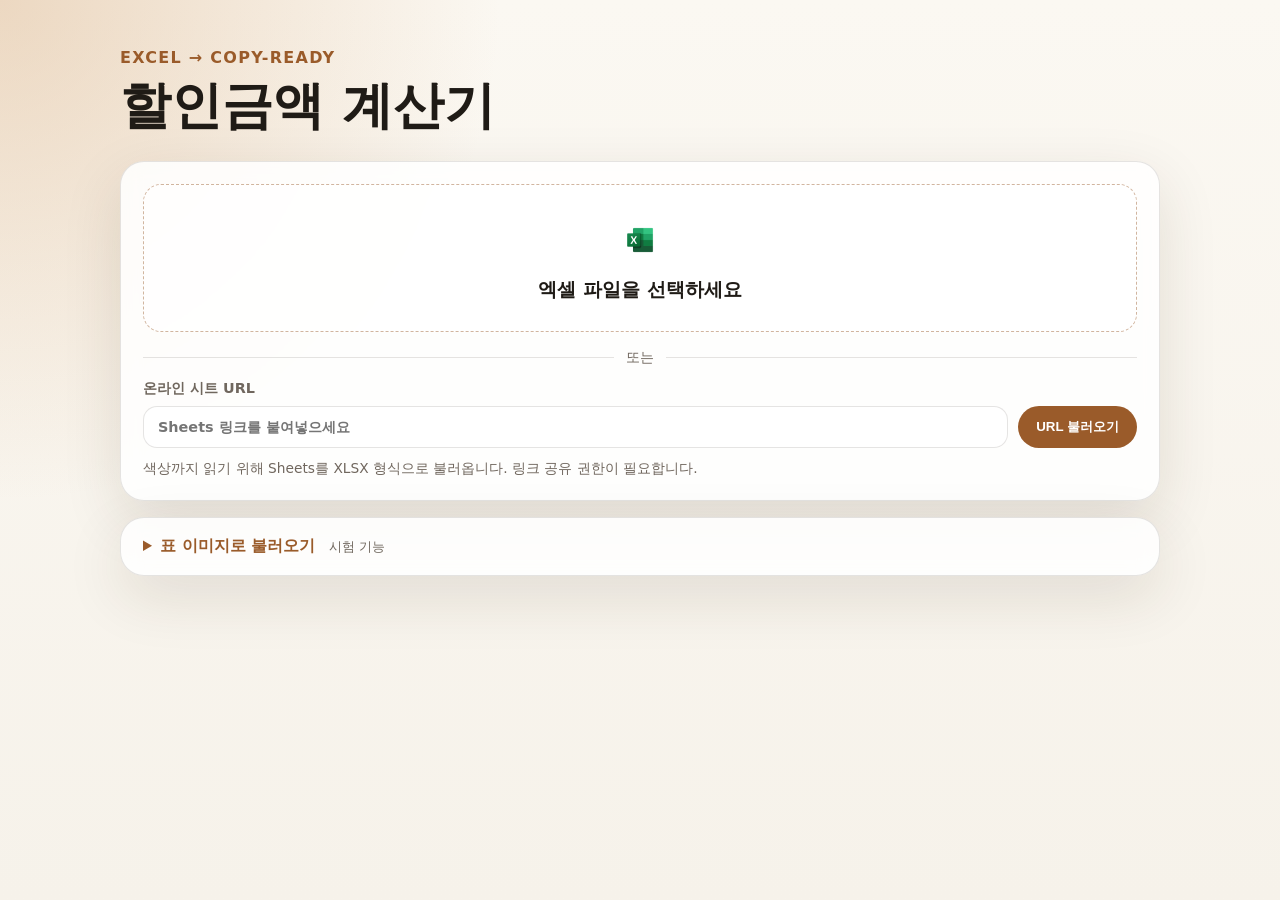
<file: docs/index.html>
﻿<!doctype html>
<html lang="ko">
  <head>
    <meta charset="UTF-8" />
    <meta name="viewport" content="width=device-width, initial-scale=1.0" />
    <title>할인금액 계산기</title>
    <link rel="stylesheet" href="./styles.css?v=20261127-5" />
  </head>
  <body>
    <main class="page-shell">
      <section class="hero">
        <p class="eyebrow">Excel → Copy-ready</p>
        <h1>할인금액 계산기</h1>
      </section>

      <section class="panel upload-panel" data-section="upload">
        <label class="file-drop" for="excelFile">
          <input id="excelFile" data-role="file-input" type="file" accept=".xlsx,.xls" />
          <span class="excel-upload-icon" aria-hidden="true"><img src="./microsoft-excel-logo.png" alt="" /></span>
          <span class="file-title">엑셀 파일을 선택하세요</span>
        </label>
        <div class="sheet-url-import">
          <div class="sheet-url-divider"><span>또는</span></div>
          <label class="sheet-url-label">
            <span>온라인 시트 URL</span>
            <div class="sheet-url-row">
              <input id="sheetUrlInput" data-role="sheet-url-input" type="url" placeholder="Sheets 링크를 붙여넣으세요" />
              <button id="sheetUrlImportButton" data-role="action" data-action="import-sheet-url" class="primary-button" type="button">URL 불러오기</button>
            </div>
          </label>
          <p class="sheet-url-hint">색상까지 읽기 위해 Sheets를 XLSX 형식으로 불러옵니다. 링크 공유 권한이 필요합니다.</p>
        </div>
      </section>

      <section class="panel image-import-panel" data-role="image-import">
        <details>
          <summary>표 이미지로 불러오기 <span class="image-beta">시험 기능</span></summary>
          <p class="image-import-hint">엑셀·Sheets 표 캡처 한 장을 선택하세요. 글자를 인식한 뒤 제품명과 금액을 확인·수정할 수 있습니다.</p>
          <label class="image-file-label">표 이미지 선택<input data-role="image-file" type="file" accept="image/png,image/jpeg,image/webp" /></label>
          <p class="image-import-hint">이미지는 브라우저 안에서 처리됩니다. 최초 실행 시 인식 모델을 내려받으므로 인터넷 연결이 필요합니다. 색상·병합셀은 재현하지 않습니다.</p>
          <img class="ocr-original" data-role="ocr-original" alt="확인용 원본 표 이미지" hidden />
          <div class="image-import-actions"><button class="ghost-button" data-role="ocr-start" type="button" disabled>글자 인식</button><button class="ghost-button" data-role="ocr-cancel" type="button" hidden>인식 취소</button></div>
          <p class="ocr-status" data-role="ocr-status" role="status"></p>
          <progress data-role="ocr-progress" max="100" value="0" hidden aria-label="글자 인식 진행률"></progress>
          <div data-role="ocr-editor" hidden>
            <p class="image-import-hint">옅은 주황색 칸은 인식 신뢰도가 낮은 칸입니다. 색이 없는 칸도 틀릴 수 있으니 원본과 대조하세요. 빈 열·행을 추가하거나 불필요한 행·열을 삭제할 수 있습니다. 숫자로만 된 금액의 점(.)은 쉼표(,)로 자동 보정합니다. 제품명·퍼센트는 그대로 유지합니다.</p>
            <div class="ocr-table-wrap"><table class="ocr-table" data-role="ocr-table" aria-label="수정 가능한 이미지 인식 표"></table></div>
            <div class="image-import-actions"><button class="ghost-button" data-role="ocr-add-row" type="button">+ 행 추가</button><button class="ghost-button" data-role="ocr-add-column" type="button">+ 열 추가</button></div>
            <label class="ocr-confirm"><input data-role="ocr-confirm" type="checkbox" /> 원본 이미지와 제품명·금액을 확인했습니다</label>
            <button class="primary-button" data-role="ocr-apply" type="button" disabled>확인한 표로 열 선택하기</button>
          </div>
        </details>
      </section>
      <p class="settings-save-status" data-role="settings-save-status" role="status" hidden></p>
      <section id="statusCard" class="panel status-panel hidden" data-role="status" hidden aria-live="polite"></section>

      <section id="mappingSection" class="panel mapping-panel hidden" data-section="mapping" hidden>
        <div class="section-heading"><div><h2>계산할 위치 지정</h2><p>시트를 고른 뒤 아래 미리보기에서 필요한 열을 직접 선택하세요.</p></div></div>
        <div class="mapping-controls">
          <label><span>시트</span><div class="custom-select" data-role="select" data-target="sheet" data-select-target="sheetSelect"><button class="custom-select-trigger" data-role="select-trigger" data-target="sheet" type="button"></button><div class="custom-select-menu hidden" data-role="select-menu" data-target="sheet" hidden></div></div><select id="sheetSelect" data-role="native-select" data-target="sheet" class="native-select-hidden" aria-hidden="true" tabindex="-1"></select></label>
          <label class="column-field" data-type="product"><span>제품명</span><div class="column-input-wrap"><input id="productColumn" class="column-input" data-role="column-input" data-type="product" placeholder="예: A" /><div id="productColorPicker" data-role="color-picker" class="inline-color-picker hidden"><button id="productColorTrigger" data-role="color-trigger" class="inline-color-trigger" type="button">+</button><div id="productColorChoices" data-role="color-choices" hidden class="color-choices hidden"></div></div></div></label>
          <label class="column-field" data-type="original"><span>기존금액</span><div class="column-input-wrap"><input id="originalColumn" class="column-input" data-role="column-input" data-type="original" placeholder="예: F" /><div id="originalColorPicker" data-role="color-picker" class="inline-color-picker hidden"><button id="originalColorTrigger" data-role="color-trigger" class="inline-color-trigger" type="button">+</button><div id="originalColorChoices" data-role="color-choices" hidden class="color-choices hidden"></div></div></div></label>
          <label class="column-field" data-type="finalPrice"><span>최종가</span><div class="column-input-wrap"><input id="finalPriceColumn" class="column-input" data-role="column-input" data-type="finalPrice" placeholder="예: G" /><div id="finalColorPicker" data-role="color-picker" class="inline-color-picker hidden"><button id="finalColorTrigger" data-role="color-trigger" class="inline-color-trigger" type="button">+</button><div id="finalColorChoices" data-role="color-choices" hidden class="color-choices hidden"></div></div></div></label>
          <label class="column-field" data-type="category"><span>카테고리(선택)</span><div class="column-input-wrap"><input id="categoryColumn" class="column-input" data-role="column-input" data-type="category" placeholder="예: B" /></div></label>
          <label><span>시작 행</span><input id="startRow" data-role="row-input" data-type="startRow" type="number" min="1" /></label>
          <label><span>끝 행</span><input id="endRow" data-role="row-input" data-type="endRow" type="number" min="1" /></label>
        </div>
        <p data-role="product-row-mapping" hidden><span></span> <button class="ghost-button" type="button" data-action="reset-product-row-mapping">같은 행에서 읽기</button></p>
        <div class="selection-actions"><button id="calculateButton" data-role="action" data-action="calculate" class="primary-button" type="button">계산하기</button><label class="color-load-option"><input id="autoLoadColorFilters" data-role="option" data-group="mapping" data-option="autoLoadColorFilters" type="checkbox" /><span id="colorLoadOptionText">열 색상값 불러오기</span></label><label class="color-load-option"><input id="groupSimilarProducts" data-role="option" data-group="mapping" data-option="groupSimilarProducts" type="checkbox" /><span>같은 제품 묶어보기</span></label></div>
        <section class="extra-fields-section"><div class="extra-fields-heading"><div><h3>추가 항목</h3><p>필요한 열을 더 만들어 상품별 결과에 함께 표시할 수 있습니다.</p></div><button id="addExtraFieldButton" data-role="action" data-action="add-extra-field" class="ghost-button" type="button">+ 추가 항목</button></div><div id="extraFieldsList" data-role="dynamic-fields-list" data-type="extra" class="extra-fields-list"></div></section>
        <section class="reward-fields-section"><div class="extra-fields-heading"><div><h3>적립금액</h3><p>적립금액 열을 추가하면 체감가까지 함께 계산합니다.</p></div><button id="addRewardFieldButton" data-role="action" data-action="add-reward-field" class="ghost-button" type="button">+ 적립금액</button></div><div id="rewardFieldsList" data-role="dynamic-fields-list" data-type="reward" class="extra-fields-list"></div></section>
        <div class="preview-help"><strong id="currentPickLabel" data-role="current-pick-label">제품명</strong> 입력칸이 선택되어 있습니다. 미리보기에서 실제 제품명과 그 제품의 금액 셀을 클릭하세요. 행이 다르면 위치 차이를 자동 인식합니다.</div>
        <div class="preview-wrap"><table id="previewTable" class="preview-table" data-role="preview-table"></table></div>
      </section>

      <section id="resultSection" class="results hidden" data-section="results" hidden>
        <div class="summary-grid single-summary"><article class="summary-card"><span>상품 수</span><strong id="itemCount" data-role="item-count">0개</strong></article></div>
        <section class="panel table-panel">
          <div class="section-heading"><div><h2>상품별 결과</h2><p>각 값을 클릭하면 복사·행 선택됩니다. Ctrl(⌘)+클릭으로 여러 행을 선택할 수 있습니다.</p></div><div class="result-heading-actions"><button data-role="action" data-action="export-results" class="ghost-button" type="button">CSV 다운로드</button><button id="expandResultsButton" data-role="action" data-action="toggle-expand-results" class="ghost-button" type="button">확장</button><button id="editResultsButton" data-role="action" data-action="toggle-edit-results" class="ghost-button" type="button">편집</button><button data-role="action" data-action="undo-edit" class="ghost-button" type="button" title="마지막 편집 1회 되돌리기" hidden disabled>실행 취소</button><button id="cancelEditResultsButton" data-role="action" data-action="cancel-edit-results" class="ghost-button edit-cancel-button hidden" type="button" hidden>취소</button></div></div>
          <div class="result-review" data-role="result-review" hidden><details><summary data-role="review-summary"></summary><p class="review-hint">전체 결과 기준입니다. 항목을 누르면 해당 상품으로 이동합니다.</p><div class="review-items" data-role="review-items"></div></details></div>
          <div class="result-tools">
            <label><span>제품명 검색</span><div class="search-with-filter"><input id="productSearch" data-role="product-search" type="search" placeholder="제품명을 입력하세요" /><button id="productFilterButton" data-role="action" data-action="toggle-product-filter" class="product-filter-button" type="button" aria-label="제품명 필터">⌄</button><div id="productFilterPanel" data-role="product-filter-panel" hidden class="product-filter-panel hidden"><section class="quick-cleanup-section"><strong>빠른 정리</strong><div class="quick-cleanup-grid"><label class="product-filter-option"><input id="removeParenthesesText" data-role="option" data-group="quick-cleanup" data-option="removeParenthesesText" type="checkbox" />괄호 안 제거</label><label class="product-filter-option"><input id="removeBracketsText" data-role="option" data-group="quick-cleanup" data-option="removeBracketsText" type="checkbox" />대괄호 안 제거</label><label class="product-filter-option"><input id="removeBeforeDelimiter" data-role="option" data-group="quick-cleanup" data-option="removeBeforeDelimiter" data-has-panel="true" type="checkbox" />구분자 앞 제거</label><label class="product-filter-option"><input id="removeAfterDelimiter" data-role="option" data-group="quick-cleanup" data-option="removeAfterDelimiter" data-has-panel="true" type="checkbox" />구분자 뒤 제거</label><label class="product-filter-option"><input id="removeLeadingText" data-role="option" data-group="quick-cleanup" data-option="removeLeadingText" data-has-panel="true" type="checkbox" />맨 앞 문구 제거</label><label class="product-filter-option"><input id="titleCaseProductName" data-role="option" data-group="quick-cleanup" data-option="titleCaseProductName" type="checkbox" />대/소문자</label></div><div id="leadingTextOptions" data-role="option-panel" data-option-panel="removeLeadingText" hidden class="quick-cleanup-detail hidden"><input id="leadingTextValue" data-role="option-value" data-option="removeLeadingText" type="text" placeholder="예: TURTLE BEACH" /></div><div id="delimiterOptions" data-role="option-panel" data-option-panel="removeAfterDelimiter" hidden class="quick-cleanup-detail hidden"><input id="delimiterValue" data-role="option-value" data-option="removeAfterDelimiter" type="text" placeholder="구분자 입력 예: /" value="/" /></div></section><div class="manual-filter-heading">직접 제외할 문구</div><div id="productFilterList" data-role="product-filter-list" class="product-filter-list"></div><button id="addProductFilterButton" data-role="action" data-action="add-product-filter" class="ghost-button" type="button">문구 추가</button></div></div></label>
            <label><span>정렬 기준</span><div class="custom-select" data-role="select" data-target="sortField" data-select-target="sortField"><button class="custom-select-trigger" data-role="select-trigger" data-target="sortField" type="button"></button><div class="custom-select-menu hidden" data-role="select-menu" data-target="sortField" hidden></div></div><select id="sortField" data-role="native-select" data-target="sortField" class="native-select-hidden" aria-hidden="true" tabindex="-1"><option value="none">기본 순서</option><option value="discount_amount">최종가</option><option value="total_discount_amount">총 할인금액</option><option value="discount_rate">할인률</option></select></label>
            <label><span>정렬 순서</span><div class="custom-select" data-role="select" data-target="sortDirection" data-select-target="sortDirection"><button class="custom-select-trigger" data-role="select-trigger" data-target="sortDirection" type="button"></button><div class="custom-select-menu hidden" data-role="select-menu" data-target="sortDirection" hidden></div></div><select id="sortDirection" data-role="native-select" data-target="sortDirection" class="native-select-hidden" aria-hidden="true" tabindex="-1"><option value="desc">내림차순</option><option value="asc">오름차순</option></select></label>
            <div class="visible-columns-wrap"><span>표시 항목</span><button id="visibleColumnsButton" data-role="action" data-action="toggle-visible-columns" class="visible-columns-button" type="button" aria-label="표시 항목 선택">⌄</button><div id="visibleColumnsPanel" data-role="visible-columns-panel" hidden class="visible-columns-panel hidden"><label><input type="checkbox" data-role="visible-column-option" data-visible-column="product_name" checked /> 제품명</label><label><input type="checkbox" data-role="visible-column-option" data-visible-column="original_price" checked /> 기존금액</label><label><input type="checkbox" data-role="visible-column-option" data-visible-column="discount_amount" checked /> 최종가</label><label><input type="checkbox" data-role="visible-column-option" data-visible-column="total_reward_amount" checked /> 총 적립금액</label><label><input type="checkbox" data-role="visible-column-option" data-visible-column="effective_price" checked /> 체감가</label><label><input type="checkbox" data-role="visible-column-option" data-visible-column="total_discount_amount" checked /> 총 할인금액</label><label><input type="checkbox" data-role="visible-column-option" data-visible-column="discount_rate" checked /> 할인률</label></div></div>
            <div class="format-options-wrap"><span>표기 옵션</span><label><input id="showWonSuffix" data-role="option" data-group="format" data-option="showWonSuffix" type="checkbox" checked /> 원 표시</label><label><input id="showDiscountMinus" data-role="option" data-group="format" data-option="showDiscountMinus" type="checkbox" /> 총 할인금액 앞 - 표시</label><label><input id="highlightFinalPrices" data-role="option" data-group="format" data-option="highlightFinalPrices" type="checkbox" /> 최종가·체감가 강조</label></div>
          </div>
          <div class="table-wrap"><table><thead><tr data-role="result-header-row"><th id="productNameHeader" data-column="product_name" class="resizable-column">제품명<span id="productNameResizer" data-role="product-name-resizer" class="column-resizer" aria-hidden="true"></span></th><th data-column="original_price">기존금액</th><th data-column="discount_amount">최종가</th><template data-template="extra-result-header" data-type="extra"><th class="extra-column" data-dynamic-column="extra"></th></template><template data-template="reward-result-header" data-type="reward"><th class="reward-column" data-dynamic-column="reward"></th></template><th data-column="total_reward_amount" class="reward-column reward-group-start">총 적립금액</th><th data-column="effective_price" class="reward-column reward-group-end">체감가</th><th data-column="total_discount_amount">총 할인금액</th><th data-column="discount_rate">할인률</th></tr></thead><tbody id="resultBody" data-role="result-body"></tbody></table></div>
          <div class="edit-add-row-wrap" data-role="edit-add-row-wrap" hidden><button id="addResultRowButton" data-role="action" data-action="add-result-row" class="ghost-button edit-add-row-button" type="button">+ 행 추가</button></div>
          <p id="emptyResultMessage" data-role="empty-result-message" hidden class="empty-result hidden">조건에 맞는 상품이 없습니다.</p>
        </section>
      </section>
    </main>
    <div class="dialog-backdrop" data-role="dialog" data-dialog-type="confirm" hidden role="dialog" aria-modal="true" aria-labelledby="dialogTitle"><div class="dialog-card"><h2 id="dialogTitle" data-role="dialog-title"></h2><p data-role="dialog-message"></p><div class="dialog-actions" data-role="dialog-actions"></div></div></div>
    <script src="./exceljs.min.js"></script>
    <script src="./app.js?v=20261127-2"></script>
    <script src="./result-export.js?v=20261127-10"></script>
    <script src="./image-import.js?v=20261126-2"></script>
  </body>
</html>
</file>
<file: docs/styles.css>
﻿:root {
  color-scheme: light;
  --bg: #f6f2ea;
  --panel: rgba(255, 255, 255, 0.86);
  --text: #1f1b16;
  --muted: #70675e;
  --line: rgba(44, 35, 28, 0.12);
  --accent: #9a5b2a;
  --accent-soft: #f2dfcf;
  --success: #276749;
  --danger: #b42318;
  --shadow: 0 20px 60px rgba(60, 39, 20, 0.12);
}

* {
  box-sizing: border-box;
}

body {
  margin: 0;
  min-height: 100vh;
  font-family:
    Inter, Pretendard, "Noto Sans KR", system-ui, -apple-system, BlinkMacSystemFont,
    "Segoe UI", sans-serif;
  color: var(--text);
  background:
    radial-gradient(circle at top left, rgba(218, 177, 134, 0.45), transparent 32%),
    linear-gradient(180deg, #fbf8f2 0%, var(--bg) 100%);
}

.page-shell {
  width: min(1040px, calc(100% - 40px));
  margin: 0 auto;
  padding: 48px 0 72px;
}

.hero {
  max-width: 760px;
  margin-bottom: 28px;
}

.eyebrow {
  margin: 0 0 12px;
  color: var(--accent);
  font-weight: 700;
  letter-spacing: 0.08em;
  text-transform: uppercase;
}

h1 {
  margin: 0 0 14px;
  font-size: clamp(2rem, 4vw, 3.2rem);
  line-height: 1.05;
}

.hero-copy {
  margin: 0;
  color: var(--muted);
  font-size: 1.04rem;
  line-height: 1.7;
}

.panel {
  border: 1px solid var(--line);
  border-radius: 24px;
  background: var(--panel);
  box-shadow: var(--shadow);
  backdrop-filter: blur(10px);
}

.upload-panel {
  padding: 22px;
}

.mapping-panel {
  position: relative;
  z-index: 3;
  margin-top: 18px;
  padding: 22px;
}

.mapping-controls {
  display: grid;
  grid-template-columns: minmax(0, 1.1fr) repeat(4, minmax(0, 1fr)) repeat(2, minmax(0, 0.8fr));
  gap: 12px;
  margin-bottom: 14px;
}

.mapping-controls label {
  display: grid;
  gap: 8px;
  min-width: 0;
}

.mapping-controls span {
  color: var(--muted);
  font-size: 0.9rem;
}

.mapping-controls input,
.mapping-controls select {
  width: 100%;
  border: 1px solid var(--line);
  border-radius: 14px;
  padding: 11px 12px;
  font: inherit;
  background: rgba(255, 255, 255, 0.88);
}

.mapping-controls .custom-select {
  min-width: 0;
}

.mapping-controls select,
.result-tools select {
  appearance: none;
  border: 1px solid var(--line);
  border-radius: 14px;
  color: var(--text);
  background-color: rgba(255, 255, 255, 0.88);
  background-image:
    linear-gradient(45deg, transparent 50%, var(--accent) 50%),
    linear-gradient(135deg, var(--accent) 50%, transparent 50%);
  background-position:
    calc(100% - 18px) 50%,
    calc(100% - 13px) 50%;
  background-size: 5px 5px, 5px 5px;
  background-repeat: no-repeat;
  padding-right: 38px;
  transition:
    border-color 0.18s ease,
    background-color 0.18s ease,
    box-shadow 0.18s ease;
}

.native-select-hidden {
  position: absolute;
  width: 1px !important;
  height: 1px;
  margin: -1px;
  padding: 0 !important;
  overflow: hidden;
  clip: rect(0, 0, 0, 0);
  white-space: nowrap;
  border: 0 !important;
}

.custom-select {
  position: relative;
}

.custom-select-trigger {
  position: relative;
  width: 100%;
  min-height: 45px;
  border: 1px solid var(--line);
  border-radius: 14px;
  padding: 11px 38px 11px 12px;
  color: var(--text);
  background: rgba(255, 255, 255, 0.88);
  font: inherit;
  text-align: left;
  cursor: pointer;
  white-space: nowrap;
  overflow: hidden;
  text-overflow: ellipsis;
  transition:
    border-color 0.18s ease,
    background-color 0.18s ease,
    box-shadow 0.18s ease;
}

.custom-select-trigger::before,
.custom-select-trigger::after {
  content: "";
  position: absolute;
  top: 50%;
  width: 7px;
  height: 2px;
  border-radius: 999px;
  background: var(--accent);
}

.custom-select-trigger::before {
  right: 17px;
  transform: translateY(-50%) rotate(45deg);
}

.custom-select-trigger::after {
  right: 12px;
  transform: translateY(-50%) rotate(-45deg);
}

.custom-select-trigger:hover,
.custom-select.open .custom-select-trigger {
  border-color: rgba(154, 91, 42, 0.42);
  background-color: rgba(242, 223, 207, 0.42);
}

.custom-select-trigger:focus {
  outline: none;
  border-color: rgba(154, 91, 42, 0.6);
  box-shadow: 0 0 0 3px rgba(154, 91, 42, 0.14);
}

.custom-select-menu {
  position: absolute;
  top: calc(100% + 8px);
  left: 0;
  z-index: 60;
  display: grid;
  gap: 6px;
  width: 100%;
  max-height: 260px;
  overflow-x: auto;
  overflow-y: auto;
  padding: 8px;
  border: 1px solid var(--line);
  border-radius: 16px;
  background: #fff;
  box-shadow: var(--shadow);
}

.custom-select[data-select-target="sheetSelect"] .custom-select-menu {
  width: max-content;
  min-width: 100%;
  max-width: min(520px, calc(100vw - 48px));
  overflow-x: auto;
  scrollbar-width: none;
}

.custom-select[data-select-target="sheetSelect"] .custom-select-menu:not(:hover)::-webkit-scrollbar,
.custom-select[data-select-target="sheetSelect"] .custom-select-menu::-webkit-scrollbar {
  height: 0;
}

.custom-select[data-select-target="sheetSelect"] .custom-select-menu.sheet-scrollable {
  scrollbar-width: thin;
}

.custom-select[data-select-target="sheetSelect"] .custom-select-menu.sheet-scrollable::-webkit-scrollbar {
  height: 8px;
}

.custom-select[data-select-target="sheetSelect"] .custom-select-menu.sheet-scrollable::-webkit-scrollbar-thumb {
  border-radius: 999px;
  background: rgba(154, 91, 42, 0.28);
}

.custom-select-option {
  width: max-content;
  min-width: 100%;
  border: 0;
  border-radius: 12px;
  padding: 10px 12px;
  color: var(--text);
  background: transparent;
  font: inherit;
  text-align: left;
  cursor: pointer;
  white-space: nowrap;
}

.custom-select-option:hover {
  color: var(--accent);
  background: rgba(154, 91, 42, 0.12);
}

.custom-select-option.selected {
  color: #fff;
  background: var(--accent);
}

.mapping-controls select:hover,
.result-tools select:hover {
  border-color: rgba(154, 91, 42, 0.42);
  background-color: rgba(242, 223, 207, 0.42);
}

.mapping-controls select:focus,
.result-tools select:focus {
  outline: none;
  border-color: rgba(154, 91, 42, 0.6);
  box-shadow: 0 0 0 3px rgba(154, 91, 42, 0.14);
}

.column-input-wrap {
  position: relative;
}

.column-input-wrap input {
  padding-right: 46px;
}

.inline-color-picker {
  position: absolute;
  top: 50%;
  right: 6px;
  transform: translateY(-50%);
  z-index: 20;
}

.inline-color-trigger {
  flex: 0 0 30px;
  width: 30px;
  height: 30px;
  min-width: 30px;
  min-height: 30px;
  max-width: 30px;
  max-height: 30px;
  display: flex;
  align-items: center;
  justify-content: center;
  gap: 0;
  border: 0;
  border-radius: 999px;
  padding: 7px;
  background: var(--accent);
  color: #fff;
  font: inherit;
  cursor: pointer;
}

.inline-color-trigger.has-selection {
  background: rgba(154, 91, 42, 0.12);
  color: var(--text);
  border: 1px solid rgba(154, 91, 42, 0.28);
}

.color-choices {
  position: absolute;
  top: calc(100% + 8px);
  right: 0;
  z-index: 30;
  display: grid;
  gap: 8px;
  min-width: 180px;
  padding: 10px;
  border: 1px solid var(--line);
  border-radius: 16px;
  background: white;
  box-shadow: var(--shadow);
}

.color-choice {
  position: relative;
  display: inline-flex;
  align-items: center;
  gap: 8px;
  border: 1px solid var(--line);
  border-radius: 999px;
  padding: 9px 12px;
  background: rgba(255, 255, 255, 0.88);
  color: var(--text);
  font: inherit;
  cursor: pointer;
}

.color-tooltip {
  position: absolute;
  left: 50%;
  top: -34px;
  transform: translateX(-50%);
  padding: 6px 8px;
  border-radius: 999px;
  background: #fff7ef;
  color: #5b3218;
  border: 1px solid rgba(154, 91, 42, 0.22);
  box-shadow: 0 10px 22px rgba(60, 39, 20, 0.16);
  font-size: 0.76rem;
  line-height: 1;
  white-space: nowrap;
  opacity: 0;
  pointer-events: none;
  transition: opacity 0.15s ease, transform 0.15s ease;
}

.color-choice:hover .color-tooltip {
  opacity: 1;
  transform: translate(-50%, -2px);
}

.color-choice.selected {
  border-color: rgba(154, 91, 42, 0.45);
  background: rgba(154, 91, 42, 0.12);
}

.color-swatch {
  width: 16px;
  height: 16px;
  border-radius: 999px;
  border: 1px solid rgba(31, 27, 22, 0.18);
}


.inline-color-trigger {
  position: relative;
}

.color-exclude-mark {
  position: absolute;
  right: -4px;
  bottom: -4px;
  width: 15px;
  height: 15px;
  display: inline-flex;
  align-items: center;
  justify-content: center;
  border-radius: 999px;
  background: #9a5b2a;
  color: #fff;
  font-size: 0.72rem;
  line-height: 1;
  font-weight: 800;
}

.color-mode-controls {
  display: grid;
  grid-template-columns: 1fr 1fr;
  gap: 6px;
  padding: 4px;
  border-radius: 999px;
  background: #f6efe8;
  border: 1px solid rgba(154, 91, 42, 0.14);
}

.color-mode-button {
  border: 0;
  border-radius: 999px;
  padding: 7px 9px;
  background: transparent;
  color: #7a5a42;
  font: inherit;
  font-size: 0.78rem;
  cursor: pointer;
  white-space: nowrap;
}

.color-mode-button:hover {
  background: rgba(154, 91, 42, 0.08);
}

.color-mode-button.selected {
  background: #9a5b2a;
  color: #fff;
  box-shadow: 0 6px 14px rgba(154, 91, 42, 0.18);
}


.selection-actions {
  display: flex;
  flex-wrap: wrap;
  align-items: center;
  gap: 10px;
  margin-bottom: 12px;
}

.selection-actions .primary-button {
  min-width: 150px;
  padding: 14px 24px;
  font-size: 1rem;
  box-shadow: 0 12px 24px rgba(154, 91, 42, 0.22);
}

.color-load-option {
  display: inline-flex;
  align-items: center;
  gap: 10px;
  padding: 10px 12px;
  border-radius: 999px;
  color: var(--muted);
  background: rgba(154, 91, 42, 0.08);
  font-size: 0.92rem;
  cursor: pointer;
}

.color-load-option input,
.ocr-confirm input,
.csv-amount-list input {
  appearance: none;
  width: 18px;
  height: 18px;
  margin: 0;
  border: 1.5px solid rgba(154, 91, 42, 0.35);
  border-radius: 6px;
  background: #fff;
  position: relative;
}

.color-load-option input:checked,
.ocr-confirm input:checked,
.csv-amount-list input:checked {
  border-color: var(--accent);
  background: var(--accent);
}

.color-load-option input:checked::after,
.ocr-confirm input:checked::after,
.csv-amount-list input:checked::after {
  content: "";
  position: absolute;
  left: 50%;
  top: 50%;
  width: 5px;
  height: 9px;
  border: solid #fff;
  border-width: 0 2px 2px 0;
  transform: translate(-50%, -58%) rotate(45deg);
}

.extra-fields-section {
  margin: 16px 0;
  padding-top: 16px;
  border-top: 1px solid var(--line);
}

.reward-fields-section {
  margin: 16px 0;
  padding-top: 16px;
  border-top: 1px solid var(--line);
}

.extra-fields-heading {
  display: flex;
  justify-content: space-between;
  gap: 16px;
  align-items: center;
  margin-bottom: 12px;
}

.extra-fields-heading h3 {
  margin: 0 0 4px;
  font-size: 1rem;
}

.extra-fields-heading p {
  margin: 0;
  color: var(--muted);
  font-size: 0.9rem;
}

.extra-fields-list {
  display: grid;
  gap: 10px;
}

.extra-field-card {
  display: grid;
  grid-template-columns: minmax(160px, 1fr) minmax(160px, 1fr) minmax(140px, 0.8fr) auto;
  gap: 10px;
  align-items: end;
  padding: 12px;
  border: 1px solid var(--line);
  border-radius: 18px;
  background: rgba(255, 255, 255, 0.58);
}

.extra-field-card[data-mode="column_minus"] {
  grid-template-columns: minmax(150px, 0.9fr) minmax(150px, 0.9fr) minmax(130px, 0.75fr) minmax(130px, 0.75fr) auto;
}

.extra-field-card label {
  min-width: 0;
}

.reward-field-card {
  display: grid;
  grid-template-columns: minmax(160px, 1fr) minmax(140px, 0.8fr) auto;
  gap: 10px;
  align-items: end;
  padding: 12px;
  border: 1px solid rgba(39, 103, 73, 0.18);
  border-radius: 18px;
  background: rgba(39, 103, 73, 0.06);
}

.reward-field-card label {
  display: grid;
  gap: 8px;
}

.reward-field-card span {
  color: var(--muted);
  font-size: 0.88rem;
}

.reward-field-card input {
  width: 100%;
  border: 1px solid var(--line);
  border-radius: 14px;
  padding: 11px 12px;
  font: inherit;
  background: rgba(255, 255, 255, 0.88);
}

.reward-field-card .custom-select-trigger::before,
.reward-field-card .custom-select-trigger::after,
.reward-field-card .extra-custom-select-toggle::before,
.reward-field-card .extra-custom-select-toggle::after {
  background: var(--success);
}

.reward-field-card .custom-select-trigger:hover,
.reward-field-card .custom-select.open .custom-select-trigger {
  border-color: rgba(39, 103, 73, 0.42);
  background-color: rgba(39, 103, 73, 0.1);
}

.reward-field-card .custom-select-trigger:focus {
  border-color: rgba(39, 103, 73, 0.58);
  box-shadow: 0 0 0 3px rgba(39, 103, 73, 0.14);
}

.reward-field-card .custom-select-option:hover,
.reward-field-card .extra-custom-select-menu button:hover {
  color: var(--success);
  background: rgba(39, 103, 73, 0.12);
}

.reward-field-card .custom-select-option.selected {
  color: #fff;
  background: var(--success);
}

.reward-field-card .extra-field-remove {
  color: var(--success);
  background: rgba(39, 103, 73, 0.12);
}

.reward-field-card .extra-field-remove:hover {
  background: rgba(39, 103, 73, 0.18);
}

.extra-field-card label {
  display: grid;
  gap: 8px;
}

.extra-field-card span {
  color: var(--muted);
  font-size: 0.88rem;
}

.extra-field-card input,
.extra-field-card select {
  width: 100%;
  border: 1px solid var(--line);
  border-radius: 14px;
  padding: 11px 12px;
  font: inherit;
  background: rgba(255, 255, 255, 0.88);
}

.hidden-field,
.extra-field-card .hidden-field,
.reward-field-card .hidden-field {
  display: none;
}

.extra-field-remove {
  min-width: 58px;
  height: 44px;
  min-height: 44px;
  padding: 0 14px;
  display: inline-flex;
  align-items: center;
  justify-content: center;
  justify-self: end;
  white-space: nowrap;
}

.extra-field-card .extra-field-remove,
.reward-field-card .extra-field-remove {
  width: 58px;
}

.extra-custom-name-wrap {
  position: relative;
}

.extra-custom-name-wrap input {
  padding-right: 42px;
}

.extra-custom-select-toggle {
  position: absolute;
  top: 50%;
  right: 0;
  width: 42px;
  height: 100%;
  transform: translateY(-50%);
  border: 0;
  border-radius: 0 14px 14px 0;
  background: transparent;
  cursor: pointer;
}

.extra-custom-select-toggle::before,
.extra-custom-select-toggle::after {
  content: "";
  position: absolute;
  top: 50%;
  width: 7px;
  height: 2px;
  border-radius: 999px;
  background: var(--accent);
}

.extra-custom-select-toggle::before {
  right: 18px;
  transform: translateY(-50%) rotate(45deg);
}

.extra-custom-select-toggle::after {
  right: 13px;
  transform: translateY(-50%) rotate(-45deg);
}

.extra-custom-select-menu {
  position: absolute;
  top: calc(100% + 8px);
  left: 0;
  z-index: 70;
  display: grid;
  gap: 6px;
  width: 100%;
  padding: 8px;
  border: 1px solid var(--line);
  border-radius: 16px;
  background: #fff;
  box-shadow: var(--shadow);
}

.extra-custom-select-menu button {
  border: 0;
  border-radius: 12px;
  padding: 10px 12px;
  color: var(--text);
  background: transparent;
  font: inherit;
  text-align: left;
  cursor: pointer;
}

.extra-custom-select-menu button:hover {
  color: var(--accent);
  background: rgba(154, 91, 42, 0.12);
}


.preview-help {
  margin-bottom: 14px;
  color: var(--muted);
}

.preview-wrap {
  overflow: auto;
  max-height: 520px;
  border: 1px solid var(--line);
  border-radius: 18px;
  background: rgba(255, 255, 255, 0.74);
}

.preview-table {
  width: max-content;
  min-width: 100%;
  border-collapse: collapse;
}

.preview-table th,
.preview-table td {
  min-width: 110px;
  max-width: 220px;
  padding: 10px 12px;
  border-right: 1px solid var(--line);
  border-bottom: 1px solid var(--line);
  font-size: 0.92rem;
}

.preview-table th:first-child {
  position: sticky;
  left: 0;
  z-index: 2;
  min-width: 54px;
  background: #f6efe5;
}

.preview-table thead th {
  position: sticky;
  top: 0;
  z-index: 1;
  background: #f6efe5;
}

.preview-table td {
  cursor: pointer;
  white-space: nowrap;
  overflow: hidden;
  text-overflow: ellipsis;
}

.preview-table td.selected-original {
  background: rgba(154, 91, 42, 0.15);
}

.preview-table td.selected-product {
  background: rgba(61, 90, 128, 0.15);
}

.preview-table td.selected-final {
  background: rgba(225, 139, 64, 0.22);
}

.preview-table td.selected-extra {
  background: rgba(142, 108, 184, 0.19);
}

.preview-table td.selected-reward {
  background: rgba(39, 103, 73, 0.14);
}

.preview-table td.selected-discount {
  background: rgba(39, 103, 73, 0.14);
}

.file-drop {
  display: flex;
  flex-direction: column;
  align-items: center;
  justify-content: center;
  gap: 6px;
  padding: 28px;
  border: 1.5px dashed rgba(154, 91, 42, 0.45);
  border-radius: 18px;
  cursor: pointer;
  background: rgba(255, 255, 255, 0.65);
  transition:
    padding 0.2s ease,
    gap 0.2s ease;
}

.file-drop input {
  display: none;
}

.excel-upload-icon {
  display: grid;
  place-items: center;
  width: 54px;
  height: 54px;
  margin-bottom: 4px;
  color: var(--accent);
}

.excel-upload-icon img {
  width: 100%;
  height: 100%;
  object-fit: contain;
}

.file-title {
  font-size: 1.18rem;
  font-weight: 700;
  text-align: center;
}

.file-drop.uploaded {
  flex-direction: row;
  justify-content: center;
  gap: 12px;
  padding: 14px 18px;
}

.file-drop.uploaded .excel-upload-icon {
  width: 34px;
  height: 34px;
  margin-bottom: 0;
}

.file-drop.uploaded .file-title {
  font-size: 1rem;
}

.sheet-url-import {
  display: grid;
  gap: 12px;
  margin-top: 16px;
}

.sheet-url-divider {
  display: flex;
  align-items: center;
  gap: 12px;
  color: var(--muted);
  font-size: 0.88rem;
}

.sheet-url-divider::before,
.sheet-url-divider::after {
  content: "";
  flex: 1;
  height: 1px;
  background: var(--line);
}

.sheet-url-label {
  display: grid;
  gap: 8px;
  color: var(--muted);
  font-size: 0.9rem;
  font-weight: 700;
}

.sheet-url-row {
  display: grid;
  grid-template-columns: minmax(0, 1fr) auto;
  gap: 10px;
}

.sheet-url-row input {
  min-width: 0;
  border: 1px solid var(--line);
  border-radius: 14px;
  padding: 12px 14px;
  background: rgba(255, 255, 255, 0.82);
  font: inherit;
}

.sheet-url-row input:focus {
  outline: none;
  border-color: rgba(154, 91, 42, 0.6);
  box-shadow: 0 0 0 3px rgba(154, 91, 42, 0.14);
}

.sheet-url-hint {
  margin: 0;
  color: var(--muted);
  font-size: 0.86rem;
}

@media (max-width: 680px) {
  .sheet-url-row {
    grid-template-columns: 1fr;
  }
}

.file-subtitle,
.hint,
.section-heading p {
  color: var(--muted);
}

.hint {
  margin-top: 14px;
  font-size: 0.95rem;
}

.status-panel {
  margin-top: 18px;
  padding: 18px 20px;
}

.status-panel.success {
  color: var(--success);
}

.status-panel.error {
  color: var(--danger);
}

.results {
  margin-top: 24px;
}

.settings-save-status {
  margin: 12px 4px 0;
  color: var(--muted);
  font-size: 0.86rem;
}

.image-import-panel {
  margin-top: 16px;
  padding: 18px 22px;
}

.image-import-panel summary {
  color: var(--accent);
  font-weight: 700;
  cursor: pointer;
}

.image-beta {
  margin-left: 8px;
  color: var(--muted);
  font-size: 0.8rem;
  font-weight: 400;
}

.image-import-hint {
  color: var(--muted);
  font-size: 0.88rem;
  line-height: 1.6;
}

.image-file-label {
  display: grid;
  gap: 8px;
  font-size: 0.9rem;
}

.image-file-label input {
  max-width: 100%;
}

.ocr-original {
  display: block;
  max-width: 100%;
  max-height: 320px;
  margin: 12px 0;
  object-fit: contain;
  object-position: left;
}

.image-import-actions {
  display: flex;
  flex-wrap: wrap;
  gap: 8px;
  margin: 12px 0;
}

.ocr-status {
  color: var(--muted);
  font-size: 0.9rem;
}

.ocr-status.error {
  color: var(--danger);
}

.image-import-panel progress {
  width: min(100%, 420px);
  accent-color: var(--accent);
}

.ocr-table-wrap {
  max-height: 440px;
  overflow: auto;
  border: 1px solid var(--line);
  border-radius: 12px;
}

.ocr-table {
  width: max-content;
  min-width: 100%;
  border-collapse: collapse;
}

.ocr-table td,
.ocr-table th {
  padding: 4px;
  border: 1px solid var(--line);
}

.ocr-table th {
  background: #faf6f0;
  text-align: center;
}

.ocr-table th button {
  border: 0;
  background: transparent;
  color: var(--accent);
  font: inherit;
  white-space: nowrap;
  cursor: pointer;
}

.ocr-table input {
  box-sizing: border-box;
  width: 170px;
  padding: 8px;
  border: 1px solid transparent;
  border-radius: 6px;
  color: var(--text);
  background: white;
  font: inherit;
}

.ocr-table input.ocr-uncertain {
  background: #fff0da;
  border-color: #e1ba87;
}

.ocr-confirm {
  display: flex;
  align-items: center;
  gap: 8px;
  margin: 16px 0;
  font-size: 0.9rem;
}

.ocr-confirm input {
  width: 18px;
  height: 18px;
  flex: 0 0 18px;
  accent-color: var(--accent);
}

.image-import-panel button:disabled {
  opacity: 0.45;
  cursor: default;
}

.settings-save-status[data-state="saved"] {
  color: var(--success);
}

.settings-save-status[data-state="failed"] {
  color: var(--danger);
}

.result-review {
  margin-bottom: 20px;
  padding: 12px 16px;
  border: 1px solid var(--line);
  border-radius: 14px;
  background: #faf6f0;
}

.result-review summary {
  cursor: pointer;
  color: var(--accent);
  font-weight: 700;
}

.result-review[data-count="0"] summary {
  color: var(--success);
}

.review-hint {
  margin: 12px 0;
  color: var(--muted);
  font-size: 0.85rem;
}

.review-items {
  display: grid;
  gap: 6px;
  max-height: 240px;
  overflow-y: auto;
}

.review-item {
  display: grid;
  gap: 4px;
  width: 100%;
  padding: 10px 12px;
  border: 0;
  border-radius: 10px;
  background: rgba(255, 255, 255, 0.8);
  color: var(--text);
  font: inherit;
  text-align: left;
  overflow-wrap: anywhere;
  cursor: pointer;
}

.review-item:hover,
.review-item:focus-visible {
  background: var(--accent-soft);
}

.review-item span:last-child {
  color: var(--danger);
  font-size: 0.85rem;
}

.result-heading-actions .ghost-button:disabled {
  opacity: 0.45;
  cursor: default;
}

.summary-grid {
  display: grid;
  grid-template-columns: repeat(2, minmax(0, 1fr));
  gap: 16px;
  margin-bottom: 16px;
}

.summary-grid.single-summary {
  grid-template-columns: minmax(0, 1fr);
}

.summary-card {
  padding: 20px;
  border-radius: 20px;
  background: rgba(255, 255, 255, 0.8);
  border: 1px solid var(--line);
}

.summary-card span {
  display: block;
  color: var(--muted);
  margin-bottom: 8px;
}

.summary-card strong {
  font-size: 1.8rem;
}

.summary-card.accent {
  background: var(--accent-soft);
}

.table-panel {
  padding: 22px;
  margin-top: 16px;
}

.results.expanded-results {
  width: calc(100vw - 40px);
  margin-left: calc(50% - 50vw + 20px);
  margin-right: calc(50% - 50vw + 20px);
}

.result-heading-actions {
  display: flex;
  flex-wrap: wrap;
  justify-content: flex-end;
  gap: 8px;
}

.section-heading {
  display: flex;
  justify-content: space-between;
  gap: 16px;
  align-items: flex-start;
  margin-bottom: 16px;
}

.section-heading h2 {
  margin: 0 0 6px;
  font-size: 1.25rem;
}

.section-heading p {
  margin: 0;
}

.primary-button,
.ghost-button {
  border: 0;
  border-radius: 999px;
  cursor: pointer;
  font-weight: 700;
}

.primary-button {
  padding: 12px 18px;
  color: white;
  background: var(--accent);
}

.primary-button.loading {
  opacity: 0.8;
  cursor: wait;
}

.primary-button:disabled {
  cursor: wait;
}

.ghost-button {
  padding: 8px 12px;
  color: var(--accent);
  background: rgba(154, 91, 42, 0.12);
}

.table-wrap {
  max-height: none;
  overflow-x: auto;
  overflow-y: clip;
}

.floating-result-header {
  position: fixed;
  top: 0;
  z-index: 200;
  overflow: hidden;
  pointer-events: none;
}

.floating-result-header table {
  width: max-content;
  min-width: max-content;
  border-collapse: collapse;
  table-layout: auto;
}

.floating-result-header th {
  padding: 14px 12px;
  border-bottom: 0;
  white-space: nowrap;
  background: #fffaf4;
  box-shadow: inset 0 -1px 0 rgba(154, 91, 42, 0.24);
  color: var(--muted);
  font-size: 0.92rem;
  text-align: center;
}

.floating-result-header th[data-column="product_name"] {
  text-align: center;
}

.floating-result-header th.extra-column {
  background: #f5eee7;
}

.floating-result-header th.reward-column {
  background: #eef6f1;
  color: var(--success);
}

.floating-category-label {
  position: fixed;
  z-index: 199;
  padding: 10px 12px;
  background: #fbf6ef;
  box-shadow:
    inset 0 1px 0 rgba(154, 91, 42, 0.08),
    inset 0 -1px 0 rgba(154, 91, 42, 0.14);
  color: var(--accent);
  font-weight: 700;
  cursor: pointer;
}

.floating-category-label .category-toggle {
  pointer-events: none;
}

.result-tools {
  display: grid;
  grid-template-columns: minmax(240px, 1.4fr) repeat(2, minmax(140px, 0.7fr)) auto;
  gap: 12px;
  margin-bottom: 28px;
}

.result-tools label {
  display: grid;
  gap: 8px;
}

.result-tools span {
  color: var(--muted);
  font-size: 0.9rem;
}

.result-tools input,
.result-tools select {
  width: 100%;
  border: 1px solid var(--line);
  border-radius: 14px;
  padding: 11px 12px;
  font: inherit;
  background: rgba(255, 255, 255, 0.88);
}

.empty-result {
  margin: 16px 0 0;
  color: var(--muted);
}

table {
  width: 100%;
  min-width: 0;
  border-collapse: collapse;
  table-layout: auto;
}

th,
td {
  padding: 14px 12px;
  border-bottom: 1px solid var(--line);
  text-align: left;
  white-space: nowrap;
  line-height: 1.4;
}

.table-panel th:not(:first-child),
.table-panel td:not(:first-child) {
  width: 1%;
  min-width: max-content;
  white-space: nowrap;
}

th {
  color: var(--muted);
  font-size: 0.92rem;
  text-align: center;
}

.table-panel th[data-column="discount_rate"],
.table-panel td[data-column="discount_rate"] {
  text-align: center;
}

.category-group-row td {
  position: sticky;
  top: 49px;
  z-index: 18;
  padding-top: 10px;
  padding-bottom: 10px;
  vertical-align: middle;
  font-weight: 700;
  color: var(--accent);
  background: rgba(154, 91, 42, 0.045);
  box-shadow:
    inset 0 1px 0 rgba(154, 91, 42, 0.08),
    inset 0 -1px 0 rgba(154, 91, 42, 0.14);
}

.category-toggle {
  display: inline-flex;
  align-items: center;
  gap: 8px;
  border: 0;
  border-radius: 999px;
  padding: 6px 10px;
  background: rgba(154, 91, 42, 0.055);
  color: var(--accent);
  font: inherit;
  font-weight: 700;
  cursor: pointer;
  transition: background 0.18s ease, transform 0.18s ease;
}

.category-toggle:hover {
  background: rgba(154, 91, 42, 0.11);
}

.category-caret {
  width: 14px;
  text-align: center;
}

.category-count {
  color: var(--muted);
  font-size: 0.84rem;
}

.reward-column {
  background: rgba(39, 103, 73, 0.08);
}

.table-panel th.reward-column,
.table-panel td.reward-column {
  width: 1%;
  min-width: max-content;
  max-width: none;
  padding-left: 10px;
  padding-right: 10px;
  white-space: nowrap;
}

.table-panel th.reward-column {
  text-align: center;
  color: var(--success);
}

.table-panel td.reward-column {
  text-align: left;
  padding-left: 10px;
  padding-right: 10px;
}

.table-panel .reward-column .copy-value {
  display: inline-flex;
  width: auto;
  box-sizing: border-box;
  max-width: none;
  padding-left: 7px;
  padding-right: 7px;
  text-align: left;
  overflow: visible;
  text-overflow: clip;
  white-space: nowrap;
}

.table-panel td[data-column="effective_price"] {
  width: 1%;
  min-width: max-content;
  max-width: none;
  padding-right: 13px;
}

.table-panel th[data-column="effective_price"] {
  width: 1%;
  min-width: max-content;
  max-width: none;
}

.reward-group-start {
  border-left: 1px solid rgba(39, 103, 73, 0.24);
}

.reward-group-end {
  border-right: 1px solid rgba(39, 103, 73, 0.24);
}

.extra-column {
  background: rgba(154, 91, 42, 0.08);
}

.table-panel th.extra-column,
.table-panel td.extra-column {
  width: 1%;
  min-width: max-content;
  max-width: none;
  padding-left: 10px;
  padding-right: 10px;
  white-space: nowrap;
}

.table-panel th.extra-column {
  text-align: center;
}

.table-panel td.extra-column {
  text-align: left;
  padding-left: 10px;
  padding-right: 10px;
}

.table-panel .extra-column .copy-value {
  display: inline-flex;
  width: auto;
  box-sizing: border-box;
  max-width: none;
  padding-left: 7px;
  padding-right: 7px;
  overflow: visible;
  text-overflow: clip;
  text-align: left;
  white-space: nowrap;
}

.single-extra-field .table-panel th.extra-column,
.single-extra-field .table-panel td.extra-column {
  width: 112px !important;
  min-width: 112px !important;
  max-width: 112px !important;
}

.expanded-results.single-extra-field.no-reward-fields .table-panel th.extra-column,
.expanded-results.single-extra-field.no-reward-fields .table-panel td.extra-column {
  width: 112px !important;
  min-width: 112px !important;
  max-width: 112px !important;
}

.expanded-results.single-extra-field.no-reward-fields .table-panel th:first-child,
.expanded-results.single-extra-field.no-reward-fields .table-panel td:first-child {
  width: 100% !important;
}


.expanded-results.single-extra-field.has-reward-fields .table-panel th.extra-column,
.expanded-results.single-extra-field.has-reward-fields .table-panel td.extra-column {
  width: 112px !important;
  min-width: 112px !important;
  max-width: 112px !important;
}

.expanded-results.single-extra-field.has-reward-fields .table-panel th:first-child,
.expanded-results.single-extra-field.has-reward-fields .table-panel td:first-child {
  width: 100% !important;
}

.resizable-column {
  position: relative;
  min-width: 180px;
}

.column-resizer {
  position: absolute;
  top: 0;
  right: -4px;
  width: 8px;
  height: 100%;
  cursor: col-resize;
}

.column-resizer::after {
  content: "";
  position: absolute;
  top: 10px;
  bottom: 10px;
  left: 3px;
  width: 2px;
  border-radius: 999px;
  background: rgba(154, 91, 42, 0.28);
}

.table-panel td:first-child {
  width: 100%;
  min-width: 180px;
  max-width: none;
  overflow: hidden;
  text-overflow: ellipsis;
}

.product-cell-content {
  display: inline-flex;
  align-items: center;
  gap: 6px;
  max-width: 100%;
}

.table-panel td[data-column="product_name"] .product-cell-content {
  width: 100%;
  min-width: 0;
}

.table-panel td[data-column="product_name"] .copy-value {
  display: block;
  min-width: 0;
  max-width: 100%;
  overflow: hidden;
  text-overflow: ellipsis;
  white-space: nowrap;
}

.row-delete-button {
  flex: 0 0 22px;
  width: 22px;
  height: 22px;
  border: 0;
  border-radius: 999px;
  background: rgba(154, 91, 42, 0.13);
  color: var(--accent);
  font-size: 15px;
  font-weight: 800;
  line-height: 1;
  cursor: pointer;
  transition: background 0.18s ease, color 0.18s ease, transform 0.18s ease;
}

.row-delete-button:hover {
  color: #fff;
  background: var(--accent);
}

.table-panel tbody tr:not(.category-group-row) {
  cursor: pointer;
}

.table-panel th:first-child {
  width: 100%;
  max-width: none;
}

.table-panel thead th {
  position: sticky;
  top: 0;
  z-index: 20;
  background: #fffaf4;
  background-clip: padding-box;
  border-bottom: 0;
  box-shadow: inset 0 -1px 0 rgba(154, 91, 42, 0.24);
}

.table-panel thead th.extra-column {
  background: #f5eee7;
  background-clip: border-box;
  border-bottom: 0;
  border-left: 0;
  border-right: 0;
  box-shadow: inset 0 -1px 0 rgba(154, 91, 42, 0.24);
}

.table-panel thead th.reward-column {
  background: #eef6f1;
  background-clip: padding-box;
  border-bottom: 0;
  box-shadow:
    inset 0 -1px 0 rgba(39, 103, 73, 0.24),
    -1px 0 0 #eef6f1,
    1px 0 0 #eef6f1;
}

.copy-value {
  position: relative;
  display: inline-flex;
  align-items: center;
  border: 0;
  border-radius: 999px;
  padding: 9px 10px;
  background: transparent;
  color: inherit;
  font: inherit;
  line-height: 1.35;
  cursor: pointer;
  transition: background 0.18s ease, color 0.18s ease, transform 0.18s ease, box-shadow 0.18s ease;
}

.copy-value:hover {
  color: var(--accent);
  background: rgba(154, 91, 42, 0.12);
}

.total-discount-column.discount-warning .copy-value {
  color: var(--danger);
}

.total-discount-column.discount-warning .copy-value:hover {
  color: #8f1d14;
  background: rgba(180, 35, 24, 0.12);
}

.selected-result-row td {
  background: rgba(154, 91, 42, 0.16);
  box-shadow: inset 0 1px 0 rgba(154, 91, 42, 0.22), inset 0 -1px 0 rgba(154, 91, 42, 0.22);
}

.selected-result-row .extra-column {
  background: rgba(154, 91, 42, 0.22);
}

.selected-result-row .reward-column {
  background: rgba(39, 103, 73, 0.18);
}

.selected-result-row .highlight-price-column {
  color: #fff;
  background: #7f451f;
}

.selected-result-row .highlight-effective-price-column {
  color: #fff;
  background: #276749;
}

.selected-result-row td:first-child {
  box-shadow:
    inset 3px 0 0 var(--accent),
    inset 0 1px 0 rgba(154, 91, 42, 0.22),
    inset 0 -1px 0 rgba(154, 91, 42, 0.22);
}

.reward-column .copy-value:hover {
  color: var(--success);
  background: rgba(39, 103, 73, 0.14);
}

.extra-column .copy-value:hover {
  color: var(--accent);
  background: rgba(154, 91, 42, 0.16);
}

.highlight-price-column {
  color: #fff;
  background: #7f451f;
}

.table-panel th.highlight-price-column,
.floating-result-header th.highlight-price-column {
  color: #fff;
  background: #7f451f;
  box-shadow: inset 0 -1px 0 rgba(255, 255, 255, 0.22);
}

.highlight-price-column .copy-value {
  color: #fff;
}

.highlight-price-column .copy-value:hover {
  color: #fff7ef;
  background: rgba(255, 247, 239, 0.16);
}

.highlight-effective-price-column {
  color: #fff;
  background: #276749;
}

.table-panel th.highlight-effective-price-column,
.table-panel th.reward-column.highlight-effective-price-column,
.floating-result-header th.highlight-effective-price-column,
.floating-result-header th.reward-column.highlight-effective-price-column {
  color: #fff;
  background: #276749;
  box-shadow: inset 0 -1px 0 rgba(255, 255, 255, 0.22);
}

.highlight-effective-price-column .copy-value {
  color: #fff;
}

.highlight-effective-price-column .copy-value:hover {
  color: #f0fff4;
  background: rgba(240, 255, 244, 0.16);
}

.edit-mode .copy-value {
  border: 1px dashed rgba(154, 91, 42, 0.34);
  background: rgba(154, 91, 42, 0.05);
}

.inline-edit-input {
  width: 100%;
  min-width: 92px;
  border: 1px solid rgba(154, 91, 42, 0.42);
  border-radius: 999px;
  padding: 8px 10px;
  color: var(--text);
  background: #fff;
  font: inherit;
}

#editResultsButton.active {
  color: #fff;
  background: var(--accent);
}

.edit-cancel-button {
  color: var(--accent);
  background: rgba(154, 91, 42, 0.08);
}

.hidden-result-column {
  display: none !important;
}

.product-filter-button {
  position: absolute;
  top: 50%;
  right: 6px;
  transform: translateY(-50%);
  width: 34px;
  height: 34px;
  border: 0;
  border-radius: 999px;
  background: rgba(154, 91, 42, 0.12);
  color: var(--accent);
  cursor: pointer;
  font: inherit;
}

.product-filter-panel {
  position: absolute;
  top: calc(100% + 10px);
  right: 0;
  z-index: 40;
  width: 340px;
  padding: 12px;
  border: 1px solid var(--line);
  border-radius: 16px;
  background: white;
  box-shadow: var(--shadow);
}

.search-with-filter {
  position: relative;
  display: block;
}

.search-with-filter input {
  width: 100%;
  padding-right: 46px;
}

.visible-columns-wrap {
  position: relative;
  display: grid;
  gap: 8px;
  align-content: start;
}

.visible-columns-wrap > span {
  color: var(--muted);
  font-size: 0.9rem;
}

.visible-columns-button {
  min-height: 45px;
  border: 0;
  border-radius: 14px;
  background: var(--accent);
  color: #fff;
  font: inherit;
  cursor: pointer;
}

.visible-columns-panel {
  position: absolute;
  top: calc(100% + 8px);
  right: 0;
  z-index: 30;
  display: grid;
  gap: 10px;
  min-width: 220px;
  padding: 12px;
  border: 1px solid var(--line);
  border-radius: 16px;
  background: #fff;
  box-shadow: var(--shadow);
}

.visible-columns-panel label {
  display: flex;
  align-items: center;
  gap: 10px;
  white-space: nowrap;
  padding: 9px 10px;
  border-radius: 12px;
  color: var(--text);
  background: rgba(154, 91, 42, 0.06);
}

.visible-columns-panel input {
  appearance: none;
  flex: 0 0 18px;
  width: 18px !important;
  height: 18px;
  margin: 0;
  border: 1.5px solid rgba(154, 91, 42, 0.35);
  border-radius: 6px;
  background: #fff;
  position: relative;
}

.visible-columns-panel input:checked {
  border-color: var(--accent);
  background: var(--accent);
}

.visible-columns-panel input:checked::after {
  content: "";
  position: absolute;
  left: 50%;
  top: 50%;
  width: 5px;
  height: 9px;
  border: solid #fff;
  border-width: 0 2px 2px 0;
  transform: translate(-50%, -58%) rotate(45deg);
}

.format-options-wrap {
  display: flex;
  flex-wrap: wrap;
  align-items: end;
  gap: 8px 10px;
  align-content: start;
  grid-column: 1 / -1;
}

.format-options-wrap > span {
  flex-basis: 100%;
  color: var(--muted);
  font-size: 0.9rem;
}

.format-options-wrap label {
  display: flex;
  align-items: center;
  gap: 10px;
  white-space: nowrap;
  padding: 9px 10px;
  border-radius: 12px;
  color: var(--text);
  background: rgba(154, 91, 42, 0.06);
}

.format-options-wrap input {
  appearance: none;
  flex: 0 0 18px;
  width: 18px !important;
  height: 18px;
  margin: 0;
  border: 1.5px solid rgba(154, 91, 42, 0.35);
  border-radius: 6px;
  background: #fff;
  position: relative;
}

.format-options-wrap input:checked {
  border-color: var(--accent);
  background: var(--accent);
}

.format-options-wrap input:checked::after {
  content: "";
  position: absolute;
  left: 50%;
  top: 50%;
  width: 5px;
  height: 9px;
  border: solid #fff;
  border-width: 0 2px 2px 0;
  transform: translate(-50%, -58%) rotate(45deg);
}

.quick-cleanup-section {
  display: grid;
  gap: 10px;
  margin-bottom: 14px;
}

.quick-cleanup-section strong,
.manual-filter-heading {
  color: var(--muted);
  font-size: 0.85rem;
}

.quick-cleanup-grid {
  display: grid;
  grid-template-columns: repeat(2, minmax(0, 1fr));
  gap: 8px;
}

.product-filter-panel .product-filter-option {
  display: flex;
  align-items: center;
  gap: 8px;
  white-space: nowrap;
  margin-bottom: 0;
  padding: 9px 10px;
  border-radius: 12px;
  color: var(--text);
  background: rgba(154, 91, 42, 0.06);
  font-size: 0.92rem;
}

.product-filter-panel .product-filter-option.wide {
  grid-column: 1 / -1;
}

.product-filter-panel .product-filter-option input {
  appearance: none;
  flex: 0 0 18px;
  min-width: 18px;
  max-width: 18px;
  width: 18px !important;
  height: 18px;
  margin: 0;
  padding: 0;
  border: 1.5px solid rgba(154, 91, 42, 0.35);
  border-radius: 6px;
  background: #fff;
  position: relative;
}

.product-filter-panel .product-filter-option input:checked {
  border-color: var(--accent);
  background: var(--accent);
}

.product-filter-panel .product-filter-option input:checked::after {
  content: "";
  position: absolute;
  left: 50%;
  top: 50%;
  width: 5px;
  height: 9px;
  border: solid #fff;
  border-width: 0 2px 2px 0;
  transform: translate(-50%, -58%) rotate(45deg);
}

.quick-cleanup-detail input {
  width: 100%;
  border: 1px solid var(--line);
  border-radius: 12px;
  padding: 9px 10px;
  font: inherit;
  background: rgba(255, 255, 255, 0.88);
}

.manual-filter-heading {
  margin-bottom: 8px;
}

.product-filter-list {
  display: grid;
  gap: 8px;
  margin-bottom: 10px;
}

.product-filter-row {
  display: flex;
  gap: 8px;
}

.product-filter-row input {
  flex: 1;
  min-width: 0;
  border: 1px solid var(--line);
  border-radius: 12px;
  padding: 8px 10px;
  font: inherit;
}

.product-filter-row button {
  border: 0;
  border-radius: 999px;
  background: rgba(154, 91, 42, 0.12);
  color: var(--accent);
  cursor: pointer;
}


.hidden {
  display: none;
}

.dialog-backdrop {
  position: fixed;
  inset: 0;
  z-index: 1000;
  display: grid;
  place-items: center;
  padding: 20px;
  background: rgba(31, 27, 22, 0.35);
  backdrop-filter: blur(4px);
}

.dialog-backdrop.hidden {
  display: none;
}

.dialog-card {
  width: min(420px, 100%);
  padding: 24px;
  border: 1px solid var(--line);
  border-radius: 24px;
  background: white;
  box-shadow: var(--shadow);
}

.dialog-card h2 {
  margin: 0 0 10px;
  font-size: 1.25rem;
}

.dialog-card p {
  margin: 0;
  color: var(--muted);
  line-height: 1.6;
}

.dialog-actions {
  display: flex;
  justify-content: flex-end;
  gap: 10px;
  margin-top: 20px;
}

@media (max-width: 720px) {
  .page-shell {
    width: min(100% - 24px, 100%);
    padding-top: 28px;
  }

  .summary-grid {
    grid-template-columns: 1fr;
  }

  .mapping-controls {
    grid-template-columns: 1fr;
  }

  .result-tools {
    grid-template-columns: 1fr;
  }

  .format-options-wrap {
    display: grid;
  }

  .section-heading {
    flex-direction: column;
  }

  .extra-fields-heading {
    align-items: flex-start;
    flex-direction: column;
  }

  .extra-field-card {
    grid-template-columns: 1fr;
  }

  .reward-field-card {
    grid-template-columns: 1fr;
  }
}


[hidden] {
  display: none !important;
}


.edit-add-row-wrap {
  display: flex;
  justify-content: center;
  padding: 14px 0 4px;
}

.edit-add-row-button {
  min-width: 148px;
  color: #fff;
  background: var(--accent);
}

.edit-add-row-button:hover {
  color: #fff;
  background: var(--accent-dark);
}


.row-drag-handle {
  flex: 0 0 24px;
  width: 24px;
  height: 24px;
  border: 0;
  border-radius: 999px;
  color: var(--muted);
  background: rgba(154, 91, 42, 0.08);
  font-size: 13px;
  font-weight: 800;
  line-height: 1;
  cursor: grab;
  transition: background 0.18s ease, color 0.18s ease, transform 0.18s ease;
}

.row-drag-handle:hover {
  color: #fff;
  background: var(--accent);
}

.row-drag-handle:active {
  cursor: grabbing;
  transform: scale(0.96);
}

.dragging-result-row {
  opacity: 1;
}

.drag-over-result-row td {
  box-shadow: inset 0 2px 0 var(--accent), inset 0 -2px 0 var(--accent);
}

.edit-mode .product-cell-content {
  width: 100%;
}


.edit-add-row-button,
.edit-add-row-button:hover,
.edit-add-row-button:focus-visible {
  color: #fff;
  background: var(--accent);
  border-color: var(--accent);
}

.edit-add-row-button:hover {
  filter: brightness(0.96);
}

.drag-over-result-row td {
  box-shadow: inset 0 2px 0 var(--accent), inset 0 -2px 0 var(--accent);
}


.grouped-product-separator {
  display: inline-block;
  width: 2px;
  height: 0.86em;
  margin: 0 6px;
  border-radius: 999px;
  background: #60605e;
  opacity: 0.48;
  vertical-align: -0.08em;
}


.copy-value:hover .grouped-product-separator,
.selected-result-row .grouped-product-separator,
.highlight-price-column .grouped-product-separator,
.highlight-effective-price-column .grouped-product-separator {
  background: currentColor;
  opacity: 0.62;
}


.floating-result-header .resizable-column,
.floating-result-header .column-resizer {
  pointer-events: auto;
}

.floating-result-header .column-resizer {
  cursor: col-resize;
}


.floating-result-header th.extra-column,
.floating-result-header th.extra-column + th.extra-column {
  background-clip: border-box;
  border-left: 0;
  border-right: 0;
}


.single-extra-field .table-panel th.extra-column,
.single-extra-field .table-panel td.extra-column,
.expanded-results.single-extra-field .table-panel th.extra-column,
.expanded-results.single-extra-field .table-panel td.extra-column {
  width: 112px !important;
  min-width: 112px !important;
  max-width: 112px !important;
}



.single-extra-field .table-panel th.extra-column,
.single-extra-field .table-panel td.extra-column,
.expanded-results.single-extra-field .table-panel th.extra-column,
.expanded-results.single-extra-field .table-panel td.extra-column {
  width: 112px !important;
  min-width: 112px !important;
  max-width: 112px !important;
}


.product-width-measurer {
  position: fixed;
  left: -99999px;
  top: -99999px;
  white-space: nowrap;
  visibility: hidden;
  pointer-events: none;
}

.table-panel colgroup col {
  min-width: 0;
}

[data-dialog-type="csv-export"] .dialog-card { position: relative; }
[data-dialog-type="csv-export"] .dialog-card h2 { padding-right: 32px; }
[data-dialog-type="csv-export"] .dialog-actions {
  display: flex;
  flex-wrap: nowrap;
  justify-content: flex-start;
  align-items: center;
  gap: 6px;
}
[data-dialog-type="csv-export"] .dialog-actions > button:not(.csv-export-close) {
  padding: 10px 10px;
  white-space: nowrap;
  min-width: 0;
}
[data-dialog-type="csv-export"] .csv-export-close {
  position: absolute;
  top: 16px;
  right: 16px;
  width: 32px;
  height: 32px;
  padding: 0;
  background: transparent;
  color: var(--muted);
  font: inherit;
  font-size: 24px;
  line-height: 1;
}
[data-dialog-type="csv-export"] .csv-export-close:hover { background: rgba(154, 91, 42, 0.12); }
@media (max-width: 420px) {
  [data-dialog-type="csv-export"] .dialog-actions > button:not(.csv-export-close) {
    padding: 10px 6px;
    font-size: 12px;
  }
}
[data-dialog-type="csv-amount-export"] .dialog-card {
  max-height: calc(100dvh - 40px);
  overflow-y: auto;
}
.csv-amount-filter { display: grid; gap: 16px; margin-top: 20px; }
.csv-amount-filter > label { display: grid; gap: 8px; color: var(--muted); font-size: 0.9rem; }
.csv-amount-filter .custom-select-trigger { font-size: 1rem; }
.csv-amount-filter .custom-select-menu { max-height: 200px; }
.csv-amount-list { display: grid; gap: 8px; max-height: 240px; overflow-y: auto; padding: 2px; }
.csv-amount-list label {
  display: flex;
  align-items: center;
  gap: 10px;
  min-height: 46px;
  padding: 10px 12px;
  border: 1px solid var(--line);
  border-radius: 14px;
  background: rgba(255, 255, 255, 0.88);
  color: var(--text);
  cursor: pointer;
  transition: background-color 0.18s ease, border-color 0.18s ease;
}
.csv-amount-list label:hover,
.csv-amount-list label:has(input:checked) {
  border-color: rgba(154, 91, 42, 0.42);
  background: rgba(242, 223, 207, 0.42);
}
.csv-amount-list input { flex: 0 0 18px; cursor: pointer; }
.csv-amount-list input:focus-visible { outline: 2px solid var(--accent); outline-offset: 3px; }
.csv-amount-count {
  margin-left: auto;
  padding: 2px 8px;
  border-radius: 999px;
  color: var(--muted);
  background: rgba(154, 91, 42, 0.08);
  font-size: 0.78rem;
  white-space: nowrap;
}
[data-dialog-type="csv-amount-export"] .primary-button:disabled { opacity: 0.45; cursor: default; }
</file>
